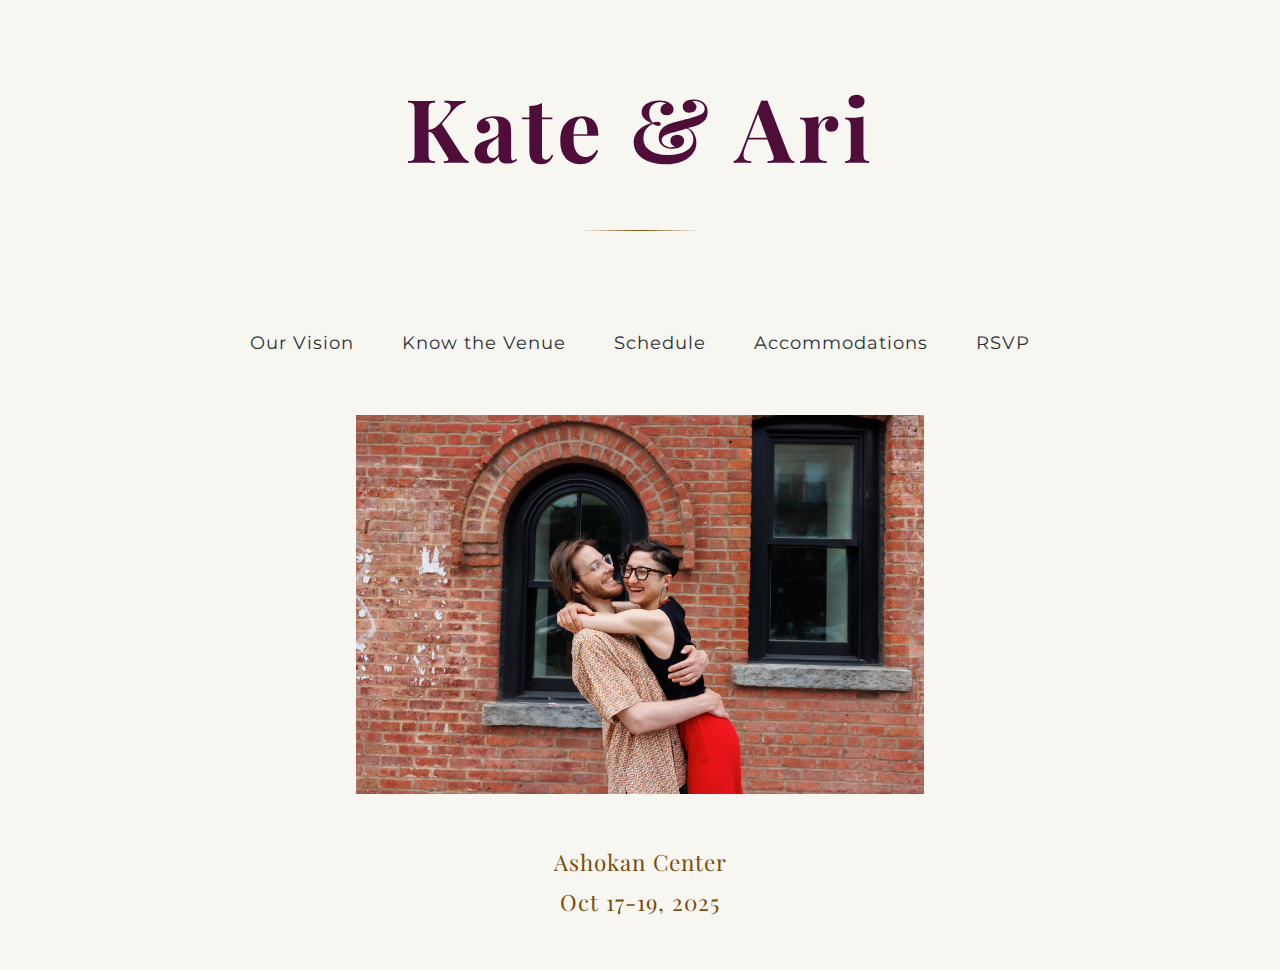
<file: index.html>
<!DOCTYPE html>
<html lang="en">
<head>
    <meta charset="UTF-8">
    <meta name="viewport" content="width=device-width, initial-scale=1.0">
    <title>Kate & Ari's Wedding</title>
    <link rel="stylesheet" href="css/style.css">
    <link rel="stylesheet" href="css/accessibility.css">
    <link rel="preconnect" href="https://fonts.googleapis.com">
    <link rel="preconnect" href="https://fonts.gstatic.com" crossorigin>
    <link href="https://fonts.googleapis.com/css2?family=Playfair+Display:ital,wght@0,400;0,700;1,400&family=Montserrat:wght@300;400;500&display=swap" rel="stylesheet">
</head>
<body>
    <a href="#main-content" class="skip-to-content">Skip to content</a>
    
    <div class="container">
        <header>
            <h1 class="names">Kate & Ari</h1>
            <div class="elegant-divider"></div>
        </header>
        
        <nav class="static-nav" aria-label="Main navigation">
            <ul class="nav-links">
                <li><a href="our-vision.html" class="nav-link">Our Vision</a></li>
                <li><a href="venue.html" class="nav-link">Know the Venue</a></li>
                <li><a href="schedule.html" class="nav-link">Schedule</a></li>
                <li><a href="accommodations.html" class="nav-link">Accommodations</a></li>
                <li><a href="rsvp.html" class="nav-link">RSVP</a></li>
            </ul>
        </nav>
        
        <!-- <main id="main-content" class="content-home">
            <div class="welcome-message">
                <p>We can't wait to celebrate with you! </p>
            </div>
        </main> -->

        <img src="photos/landing_us.jpg" alt="It's us! Ari and Kate" loading="lazy" width="50%" class="venue-map">
        
        <div class="wedding-info">
            <p>Ashokan Center<br>
                Oct 17-19, 2025</p>
        </div>
    </div>
    
    <script src="js/main.js"></script>
    <script src="js/confetti.js"></script>
</body>
</html>
</file>
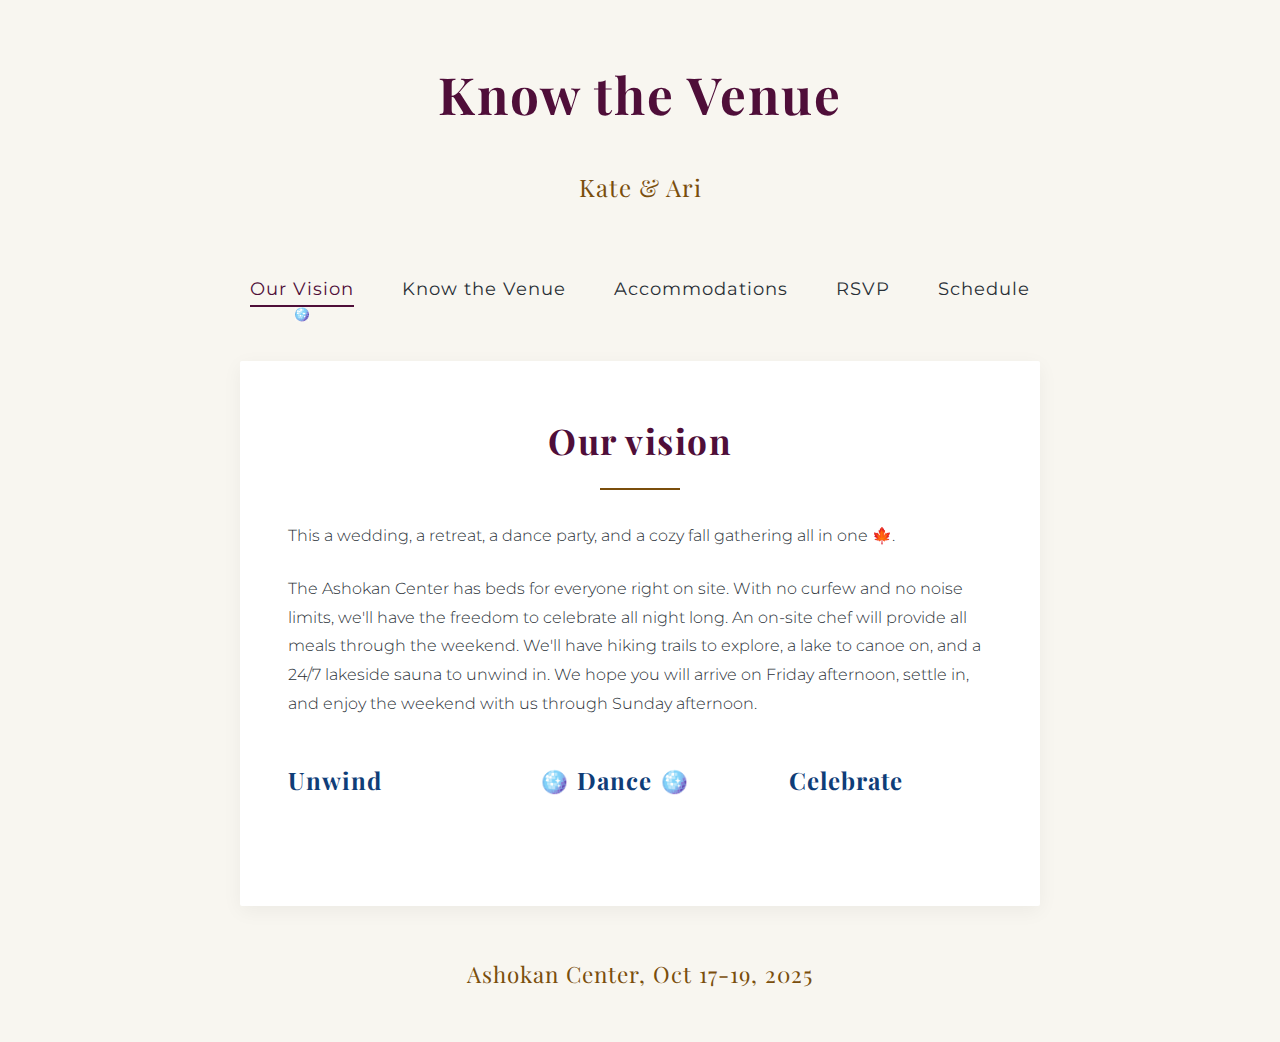
<file: our-vision.html>
<!DOCTYPE html>
<html lang="en">
<head>
    <meta charset="UTF-8">
    <meta name="viewport" content="width=device-width, initial-scale=1.0">
    <title>Know the Venue - Kate & Ari's Wedding</title>
    <link rel="stylesheet" href="css/style.css">
    <link rel="stylesheet" href="css/accessibility.css">
    <link rel="preconnect" href="https://fonts.googleapis.com">
    <link rel="preconnect" href="https://fonts.gstatic.com" crossorigin>
    <link href="https://fonts.googleapis.com/css2?family=Playfair+Display:ital,wght@0,400;0,700;1,400&family=Montserrat:wght@300;400;500&display=swap" rel="stylesheet">
</head>
<body>
    <a href="#main-content" class="skip-to-content">Skip to content</a>
    
    <div class="container subpage">
        <header>
            <h1 class="subpage-title">Know the Venue</h1>
            <a href="index.html" class="back-home">Kate & Ari</a>
        </header>
        
        <nav class="static-nav" aria-label="Main navigation">
            <ul class="nav-links">

                <li><a href="our-vision.html" class="nav-link">Our Vision</a></li>
                <li><a href="venue.html" class="nav-link">Know the Venue</a></li>
                <li><a href="accommodations.html" class="nav-link">Accommodations</a></li>
                <li><a href="rsvp.html" class="nav-link">RSVP</a></li>
                <li><a href="schedule.html" class="nav-link">Schedule</a></li>
            </ul>
        </nav>
        
        <main id="main-content" class="content">
            <div class="venue-info">
                <h2>Our vision</h2>
                <!-- <p>Please join us for our wedding!  </p> -->
                <p>This a wedding, a retreat, a dance party, and a cozy fall gathering all in one 🍁. </p>
                <p>The Ashokan Center has beds for everyone right on site. 
                    With no curfew and no noise limits, we'll have the freedom to celebrate all night long.
                    An on-site chef will provide all meals through the weekend. We'll have hiking trails to explore, a lake to canoe on,
                    and a 24/7 lakeside sauna to unwind in. We hope you will arrive on Friday afternoon, settle in, and enjoy the weekend with us through Sunday afternoon. </p>
                
                <div class="our-vision">
                    <div class="detail">
                        <h3>Unwind</h3>
                    </div>

                    
                    <div class="detail">
                        <h3>🪩 Dance 🪩</h3>
                    </div>


                    <div class="detail">
                        <h3>Celebrate</h3>
                    </div>
                </div>
<!--                    
                <div class="venue-photos">
                    <div class="photo-placeholder">Waterfall</div>
                    <div class="photo-placeholder">Main Hall</div>
                    <div class="photo-placeholder">Ceremony Site</div>
                </div>
                 -->
                <div class="venue-info-details">
                    
                </div>
            </div>
        </main>
        
        <div class="wedding-info">
            <p>Ashokan Center, Oct 17-19, 2025</p>
        </div>
    </div>
    
    <script src="js/main.js"></script>
</body>
</html>
</file>
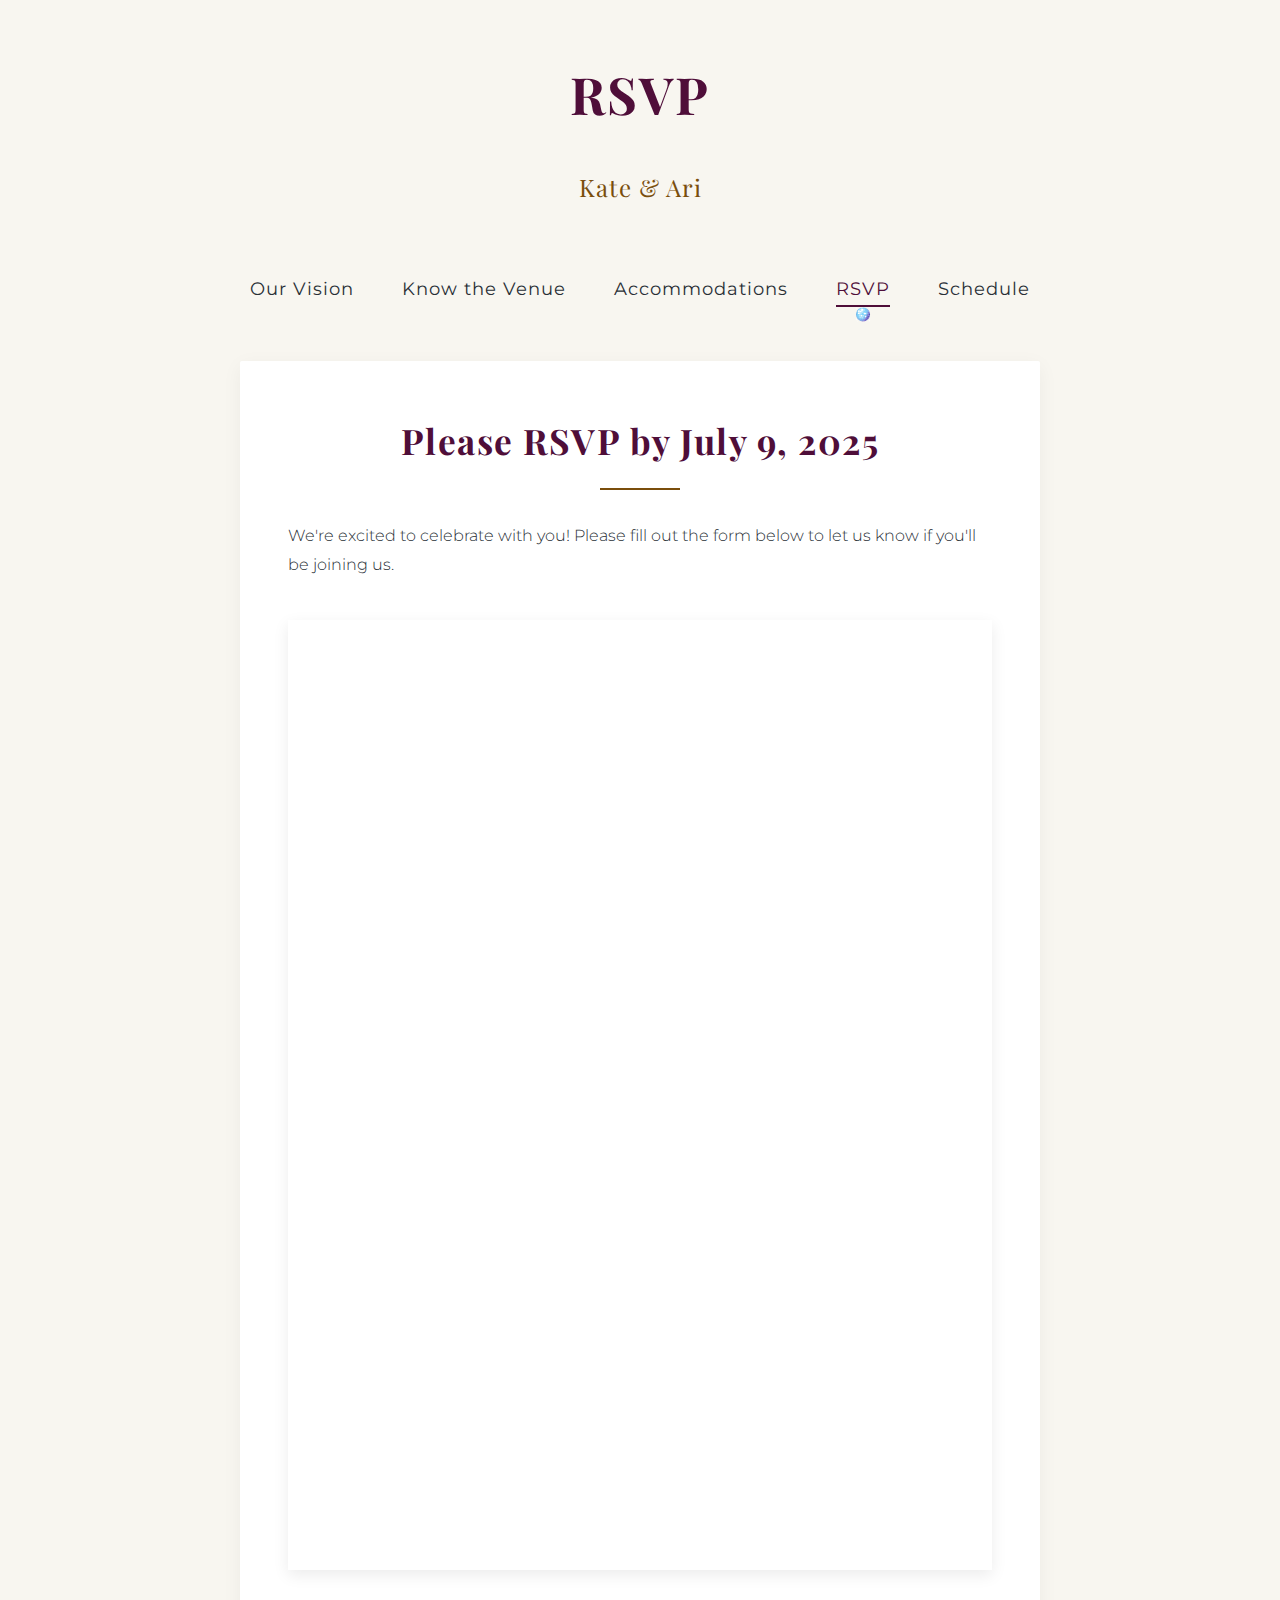
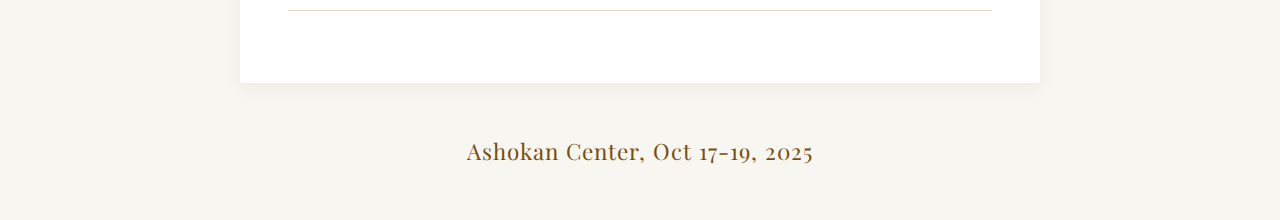
<file: rsvp.html>
<!DOCTYPE html>
<html lang="en">
<head>
    <meta charset="UTF-8">
    <meta name="viewport" content="width=device-width, initial-scale=1.0">
    <title>RSVP - Kate & Ari's Wedding</title>
    <link rel="stylesheet" href="css/style.css">
    <link rel="stylesheet" href="css/accessibility.css">
    <link rel="preconnect" href="https://fonts.googleapis.com">
    <link rel="preconnect" href="https://fonts.gstatic.com" crossorigin>
    <link href="https://fonts.googleapis.com/css2?family=Playfair+Display:ital,wght@0,400;0,700;1,400&family=Montserrat:wght@300;400;500&display=swap" rel="stylesheet">
</head>
<body>
    <a href="#main-content" class="skip-to-content">Skip to content</a>
    
    <div class="container subpage fade-in">
        <header>
            <h1 class="subpage-title">RSVP</h1>
            <a href="index.html" class="back-home">Kate & Ari</a>
        </header>
        
        <nav class="static-nav" aria-label="Main navigation">
            <ul class="nav-links">
                <li><a href="our-vision.html" class="nav-link">Our Vision</a></li>
                <li><a href="venue.html" class="nav-link">Know the Venue</a></li>
                <li><a href="accommodations.html" class="nav-link">Accommodations</a></li>
                <li><a href="rsvp.html" class="nav-link">RSVP</a></li>
                <li><a href="schedule.html" class="nav-link">Schedule</a></li>
            </ul>
        </nav>
        
        <main id="main-content" class="content">
            <div class="rsvp-info">
                <h2>Please RSVP by July 9, 2025</h2>
                <p>We're excited to celebrate with you! Please fill out the form below to let us know if you'll be joining us.</p>
                
                <div class="google-form">
                    <iframe src="https://docs.google.com/forms/d/e/1FAIpQLSdzz81G7VTMPUtMh1QAW2Q7w8glAj8iqsGo7cR3XXToMHLQmQ/viewform?embedded=true" width="640" height="941" frameborder="0" marginheight="0" marginwidth="0">Loading…</iframe>                </div>
                
                <div class="rsvp-contact">
                    <!-- <p>If you have any questions about the RSVP process, please contact us at <a href="mailto:kateandari@example.com">kateandari@example.com</a>.</p> -->
                </div>
            </div>
        </main>
        
        <div class="wedding-info">
            <p>Ashokan Center, Oct 17-19, 2025</p>
        </div>
    </div>
    
    <script src="js/main.js"></script>
</body>
</html>
</file>
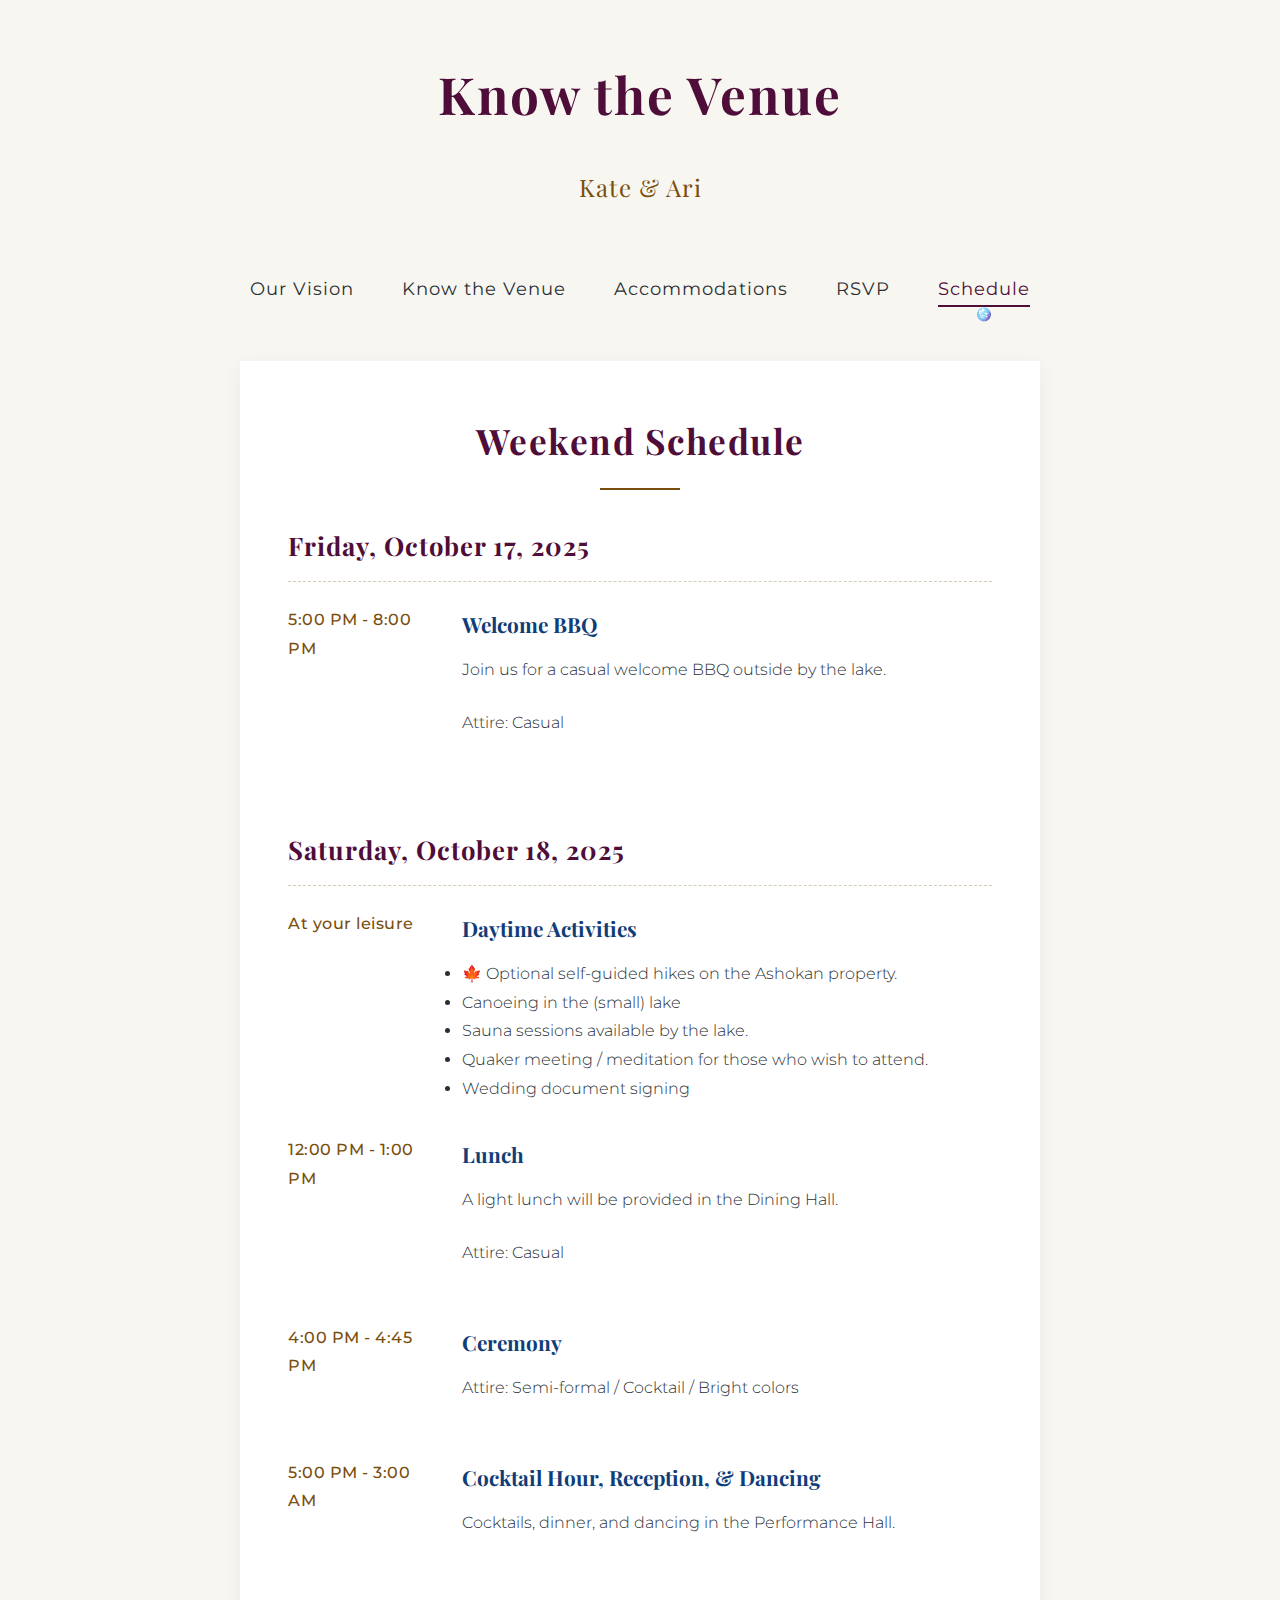
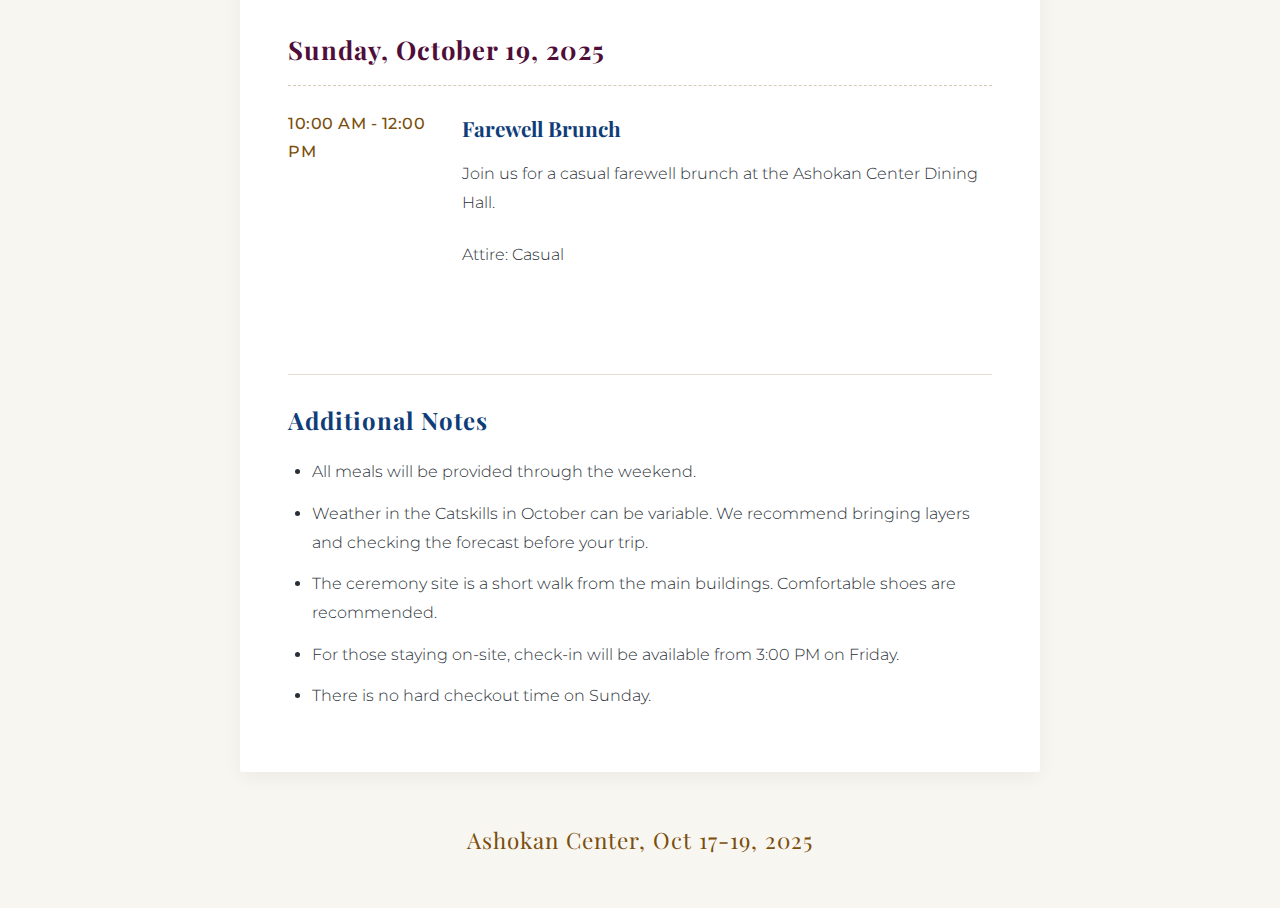
<file: schedule.html>
<!DOCTYPE html>
<html lang="en">
<head>
    <meta charset="UTF-8">
    <meta name="viewport" content="width=device-width, initial-scale=1.0">
    <title>Schedule - Kate & Ari's Wedding</title>
    <link rel="stylesheet" href="css/style.css">
    <link rel="stylesheet" href="css/braid.css">
    <link rel="preconnect" href="https://fonts.googleapis.com">
    <link rel="preconnect" href="https://fonts.gstatic.com" crossorigin>
    <link href="https://fonts.googleapis.com/css2?family=Playfair+Display:wght@400;700&family=Montserrat:wght@300;400;500&display=swap" rel="stylesheet">
</head>
<body>

    <div class="container subpage">
        <header>
            <h1 class="subpage-title">Know the Venue</h1>
            <a href="index.html" class="back-home">Kate & Ari</a>
        </header>
        
        <nav class="static-nav" aria-label="Main navigation">
            <ul class="nav-links">
                <li><a href="our-vision.html" class="nav-link">Our Vision</a></li>
                <li><a href="venue.html" class="nav-link">Know the Venue</a></li>
                <li><a href="accommodations.html" class="nav-link">Accommodations</a></li>
                <li><a href="rsvp.html" class="nav-link">RSVP</a></li>
                <li><a href="schedule.html" class="nav-link">Schedule</a></li>
            </ul>
        </nav>
        
        <div class="content">
            <div class="schedule-info">
                <h2>Weekend Schedule</h2>
                
                <div class="day">
                    <h3>Friday, October 17, 2025</h3>
                    <div class="event">
                        <div class="time">5:00 PM - 8:00 PM</div>
                        <div class="event-details">
                            <h4>Welcome BBQ</h4>
                            <p>Join us for a casual welcome BBQ outside by the lake.</p>
                            <p>Attire: Casual</p>
                        </div>
                    </div>
                </div>
                
                <div class="day">
                    <h3>Saturday, October 18, 2025</h3>
                    <div class="event">
                        <div class="time">At your leisure</div>
                        <div class="event-details">
                            <h4>Daytime Activities</h4>
                            <ul>
                                <li>🍁 Optional self-guided hikes on the Ashokan property. </li>
                                <li>Canoeing in the (small) lake </li>
                                <li>Sauna sessions available by the lake.</li>
                                <li>Quaker meeting / meditation for those who wish to attend.</li>
                                <li>Wedding document signing</li>
                            </ul>
                        </div>
                    </div>
                    <div class="event">
                        <div class="time">12:00 PM - 1:00 PM</div>
                        <div class="event-details">
                            <h4>Lunch</h4>
                            <p>A light lunch will be provided in the Dining Hall.</p>
                            <p>Attire: Casual</p>
                        </div>
                    </div>
                    <div class="event">
                        <div class="time">4:00 PM - 4:45 PM</div>
                        <div class="event-details">
                            <h4>Ceremony</h4>
                            <p>Attire: Semi-formal / Cocktail / Bright colors</p>
                        </div>
                    </div>
                    <div class="event">
                        <div class="time">5:00 PM - 3:00 AM</div>
                        <div class="event-details">
                            <h4>Cocktail Hour, Reception, & Dancing</h4>
                            <p>Cocktails, dinner, and dancing in the Performance Hall.</p>
                        </div>
                    </div>
                </div>
                
                <div class="day">
                    <h3>Sunday, October 19, 2025</h3>
                    <div class="event">
                        <div class="time">10:00 AM - 12:00 PM</div>
                        <div class="event-details">
                            <h4>Farewell Brunch</h4>
                            <p>Join us for a casual farewell brunch at the Ashokan Center Dining Hall.</p>
                            <p>Attire: Casual</p>
                        </div>
                    </div>
                </div>
                
                <div class="schedule-notes">
                    <h3>Additional Notes</h3>
                    <ul>
                        <li>All meals will be provided through the weekend.</li>
                        <li>Weather in the Catskills in October can be variable. We recommend bringing layers and checking the forecast before your trip.</li>
                        <li>The ceremony site is a short walk from the main buildings. Comfortable shoes are recommended.</li>
                        <li>For those staying on-site, check-in will be available from 3:00 PM on Friday.</li>
                        <li>There is no hard checkout time on Sunday.</li>
                    </ul>
                </div>
            </div>
        </div>
        
        <div class="wedding-info">
            <p>Ashokan Center, Oct 17-19, 2025</p>
        </div>
    </div>
    
    <script src="js/main.js"></script>
</body>
</html>
</file>
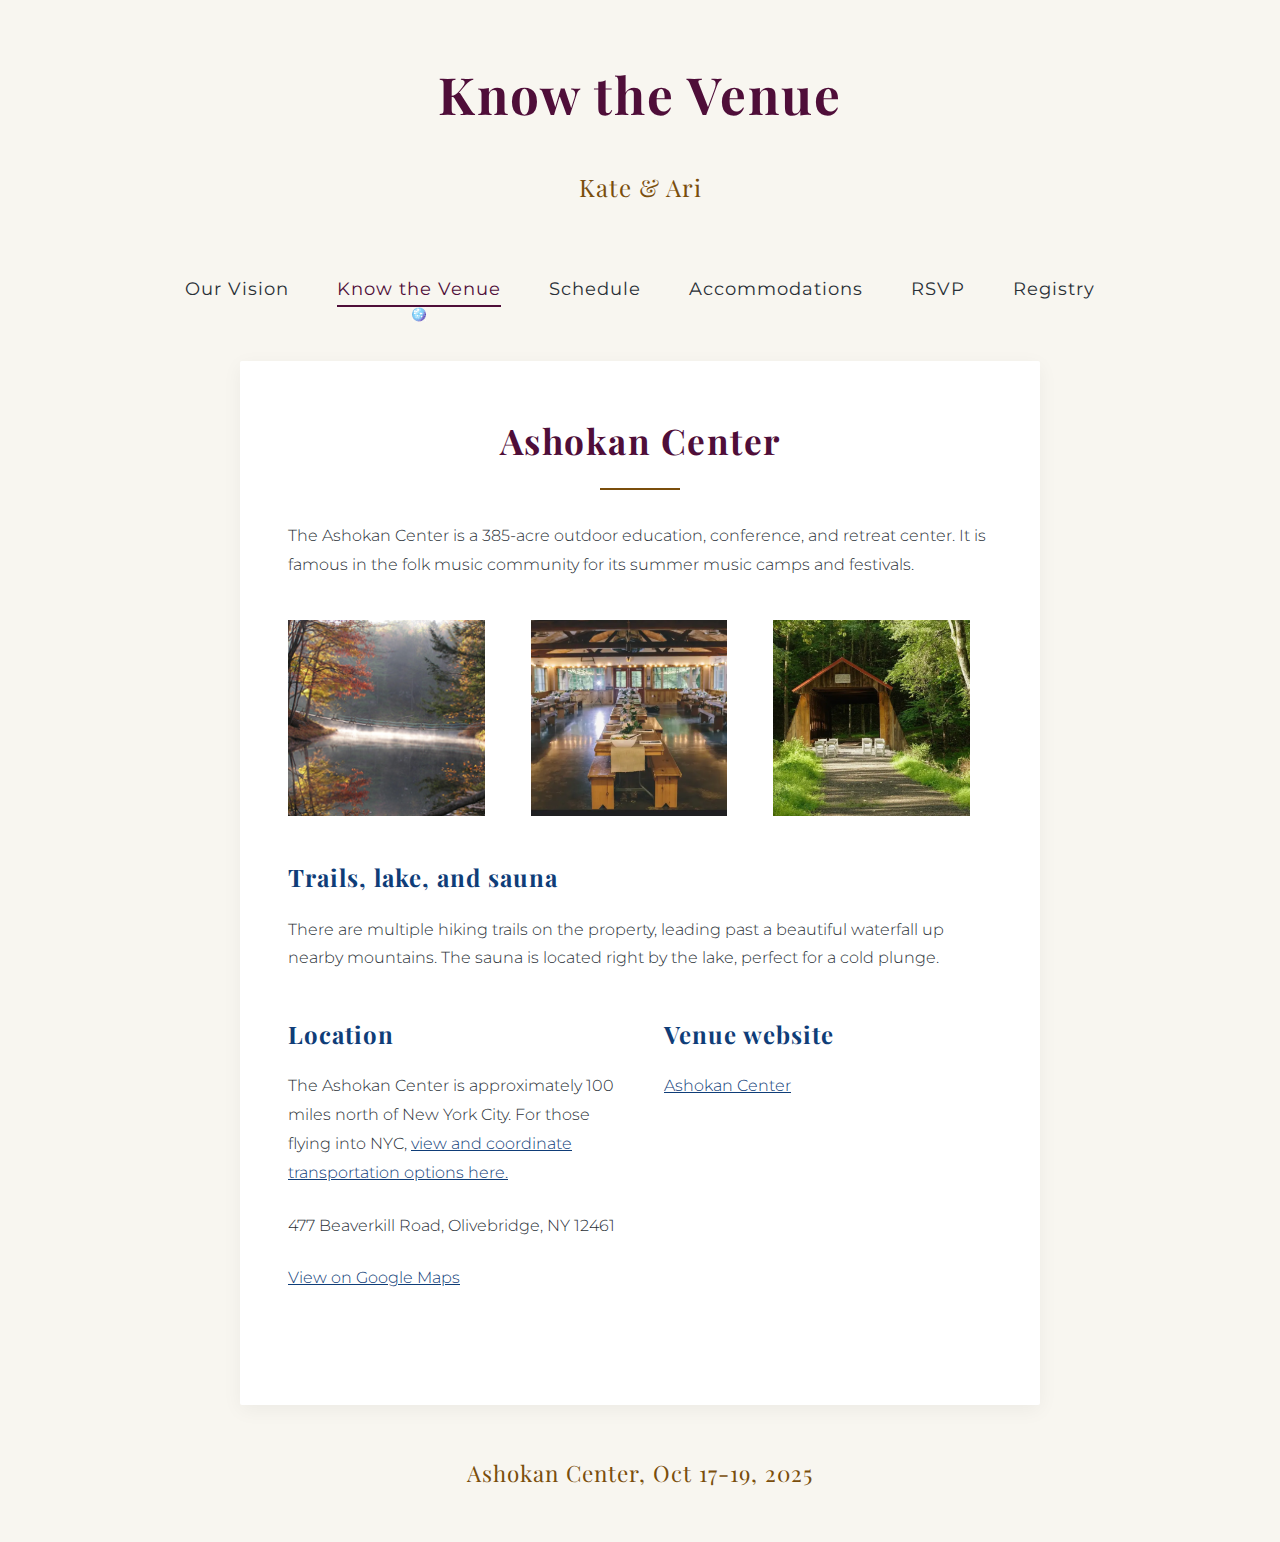
<file: venue.html>
<!DOCTYPE html>
<html lang="en">
<head>
    <meta charset="UTF-8">
    <meta name="viewport" content="width=device-width, initial-scale=1.0">
    <title>Know the Venue - Kate & Ari's Wedding</title>
    <link rel="stylesheet" href="css/style.css">
    <link rel="stylesheet" href="css/accessibility.css">
    <link rel="preconnect" href="https://fonts.googleapis.com">
    <link rel="preconnect" href="https://fonts.gstatic.com" crossorigin>
    <link href="https://fonts.googleapis.com/css2?family=Playfair+Display:ital,wght@0,400;0,700;1,400&family=Montserrat:wght@300;400;500&display=swap" rel="stylesheet">
</head>
<body>
    <a href="#main-content" class="skip-to-content">Skip to content</a>
    
    <div class="container subpage">
        <header>
            <h1 class="subpage-title">Know the Venue</h1>
            <a href="index.html" class="back-home">Kate & Ari</a>
        </header>
        
        <nav class="static-nav" aria-label="Main navigation">
            <ul class="nav-links">
                <li><a href="our-vision.html" class="nav-link">Our Vision</a></li>
                <li><a href="venue.html" class="nav-link">Know the Venue</a></li>
                <li><a href="schedule.html" class="nav-link">Schedule</a></li>
                <li><a href="accommodations.html" class="nav-link">Accommodations</a></li>
                <li><a href="rsvp.html" class="nav-link">RSVP</a></li>
                <li><a href="https://registry.theknot.com/--october-2026-ny/73945067" class="nav-link">Registry</a></li>
            </ul>
        </nav>
        
        <main id="main-content" class="content">
            <div class="venue-info">
                <h2>Ashokan Center</h2>
                <p> The Ashokan Center is a 385-acre outdoor education, conference, and retreat center.
                    It is famous in the folk music community for its summer music camps and festivals. 
                </p>
                
                
                <div class="venue-photos">
                    <!-- Placeholder for venue photos -->
                    <img src="photos/WigglyBridge.jpg" alt="Dormitory Room" loading="lazy" width="90%">
                    <img src="photos/dining.png" alt="Dormitory Room" loading="lazy" width="90%">
                    <img src="photos/bridge.png" alt="Dormitory Room" loading="lazy" width="90%">

                </div>
                
                <div class="venue-info-details">
                    <h3>Trails, lake, and sauna</h3>
                    <p>There are multiple hiking trails on the property, leading past a beautiful waterfall up nearby mountains. The sauna is located right by the lake, perfect for a cold plunge.</p>
                </div>


                <div class="venue-details">
                    <div class="detail">
                        <h3>Location</h3>
                        <p>The Ashokan Center is approximately 100 miles north of New York City. For those flying into NYC, 
                            <a href="https://docs.google.com/spreadsheets/d/1syy-2qa6ToTuWtnCfopskHVsYr6v0_3yD3yFsQoSEjo/edit?usp=sharing" target="_blank">view and coordinate transportation options here.</a></p>
                            
                        <p>477 Beaverkill Road, Olivebridge, NY 12461</p>
                        <p><a href="https://maps.google.com/?q=Ashokan+Center,+Olivebridge,+NY" target="_blank">View on Google Maps</a></p>
                    </div>
                    
                    <div class="detail">
                        <h3>Venue website</h3>
                        <p><a href="https://ashokancenter.org/food-lodging-facilities/" target="_blank">Ashokan Center</a></p>
                    </div>
                </div>

            </div>
        </main>
        
        <div class="wedding-info">
            <p>Ashokan Center, Oct 17-19, 2025</p>
        </div>
    </div>
    
    <script src="js/main.js"></script>
</body>
</html>
</file>
<file: css/style.css>
/* Color Scheme - Elegant Jewel Tone Theme */
:root {
    /* Primary jewel tone palette */
    --primary-color: #4F0E39;       /* Deep ruby/burgundy */
    --secondary-color: #0C4F4A;     /* Rich emerald */
    --accent-color: #7A4E0C;        /* Topaz/amber */
    
    /* Background colors */
    --light-color: #F8F6F0;         /* Soft ivory */
    --dark-color: #1B1425;          /* Deep aubergine/navy */
    
    /* Text colors */
    --text-color: #292F36;          /* Dark navy for main text */
    --text-light: #F8F6F0;          /* Light ivory text */
    
    /* Additional jewel accent colors */
    --accent-sapphire: #0F3D78;     /* Deep sapphire blue */
    --accent-amethyst: #4A1D66;     /* Rich amethyst purple */
    --accent-jade: #154734;         /* Deep jade green */
    
    /* Success/Alert colors - more sophisticated versions */
    --success: #154734;             /* Deep jade for success messages */
    --error: #6E0D25;               /* Deep burgundy for error states */
    --warning: #7A4E0C;             /* Amber for warnings */
}

* {
    margin: 0;
    padding: 0;
    box-sizing: border-box;
}

body {
    font-family: 'Montserrat', sans-serif;
    font-weight: 300;
    background-color: var(--light-color);
    color: var(--text-color);
    line-height: 1.8;
}

.container {
    max-width: 1200px;
    margin: 0 auto;
    padding: 3rem 2rem;
    min-height: 100vh;
    display: flex;
    flex-direction: column;
    align-items: center;
    justify-content: center;
}

/* Header Styles */
header {
    text-align: center;
    margin-bottom: 2.5rem;
}

.names {
    font-family: 'Playfair Display', serif;
    font-size: 5.5rem;
    font-weight: 700;
    color: var(--primary-color);
    letter-spacing: 4px;
    margin-bottom: 0.5rem;
}

/* Wedding Info */
.wedding-info {
    font-family: 'Playfair Display', serif;
    text-align: center;
    margin-top: 3rem;
    font-size: 1.4rem;
    font-weight: 400;
    color: var(--accent-color);
    letter-spacing: 1px;
}

/* Subpage Styles */
.subpage header {
    display: flex;
    flex-direction: column;
    align-items: center;
    margin-bottom: 2rem;
}

.subpage-title {
    font-family: 'Playfair Display', serif;
    font-size: 3.2rem;
    font-weight: 700;
    color: var(--primary-color);
    margin-bottom: 0.8rem;
    letter-spacing: 2px;
}

.back-home {
    font-family: 'Playfair Display', serif;
    font-size: 1.5rem;
    color: var(--accent-color);
    text-decoration: none;
    margin-top: 0.8rem;
    letter-spacing: 1px;
    transition: all 0.3s ease;
}

.back-home:hover {
    color: var(--primary-color);
}

.content {
    width: 100%;
    max-width: 800px;
    margin: 0 auto;
    padding: 3rem;
    background-color: white;
    border-radius: 2px;
    box-shadow: 0 5px 20px rgba(0, 0, 0, 0.05);
    position: relative;
}

/* Static Navigation */
.static-nav {
    width: 100%;
    margin: 1.5rem 0 3rem;
    text-align: center;
}

.nav-links {
    display: flex;
    justify-content: center;
    list-style: none;
    padding: 0;
    flex-wrap: wrap;
}

.nav-links li {
    margin: 0.5rem 1.5rem;
}

.nav-link {
    position: relative;
    font-family: 'Montserrat', sans-serif;
    font-weight: 400;
    font-size: 1.1rem;
    letter-spacing: 1px;
    color: var(--text-color);
    text-decoration: none;
    padding: 0.5rem 0;
    transition: color 0.3s ease;
}

.nav-link:hover, 
.nav-link.active {
    color: var(--primary-color);
}

/* Elegant underline effect */
.nav-link::after {
    content: '';
    position: absolute;
    bottom: 0;
    left: 0;
    width: 0;
    height: 2px;
    background-color: var(--primary-color);
    transition: width 0.3s ease;
}

.nav-link:hover::after, 
.nav-link.active::after {
    width: 100%;
}

/* Decorative dot for active link */
.nav-link.active::before {
    content: '🪩';
    position: absolute;
    bottom: -20px;
    left: 50%;
    transform: translateX(-50%);
    font-size: 14px; /* Adjust emoji size */
}

/* Elegant divider between sections */
.elegant-divider {
    width: 120px;
    height: 1px;
    background: linear-gradient(to right, transparent, var(--accent-color), transparent);
    margin: 1.5rem auto;
}

/* Welcome message styling */
.welcome-message {
    text-align: center;
    margin: 2rem auto 3rem;
}

.welcome-message h2 {
    font-family: 'Playfair Display', serif;
    font-size: 2.4rem;
    color: var(--primary-color);
    margin-bottom: 1rem;
    letter-spacing: 1.5px;
}

.welcome-message p {
    font-size: 1.2rem;
    color: var(--accent-color);
    font-weight: 300;
    letter-spacing: 0.5px;
}

/* Content home specific */
.content-home {
    width: 100%;
    max-width: 800px;
    margin: 0 auto;
}

/* Elegant section headings */
.content h2 {
    font-family: 'Playfair Display', serif;
    font-size: 2.2rem;
    font-weight: 700;
    color: var(--primary-color);
    margin-bottom: 0.5rem;
    text-align: center;
    letter-spacing: 1.5px;
}

/* Elegant divider after h2 */
.content h2:after {
    content: "";
    display: block;
    width: 80px;
    height: 2px;
    background-color: var(--accent-color);
    margin: 1rem auto 2rem;
}

.content p {
    margin-bottom: 1.5rem;
    font-weight: 300;
    line-height: 1.8;
}

/* Venue Page Specific Styles */
.venue-details {
    display: grid;
    grid-template-columns: 1fr 1fr;
    gap: 3rem;
    margin: 2.5rem 0;
}

.our-vision {
    display: grid;
    grid-template-columns: 1fr 1fr 1fr;
    gap: 3rem;
    margin: 2.5rem 0;
}

.detail h3 {
    font-family: 'Playfair Display', serif;
    color: var(--accent-sapphire);
    margin-bottom: 1rem;
    font-size: 1.5rem;
    letter-spacing: 1px;
}

.venue-photos {
    display: grid;
    grid-template-columns: repeat(3, 1fr);
    gap: 1.5rem;
    margin: 2.5rem 0;
}

.photo-placeholder {
    height: 200px;
    background-color: #f5f5f5;
    display: flex;
    align-items: center;
    justify-content: center;
    border-radius: 2px;
    box-shadow: 0 3px 10px rgba(0, 0, 0, 0.1);
    color: var(--accent-color);
    font-family: 'Playfair Display', serif;
    font-style: italic;
}

.venue-info-details h3 {
    font-family: 'Playfair Display', serif;
    color: var(--accent-sapphire);
    margin: 2rem 0 1rem;
    font-size: 1.5rem;
    letter-spacing: 1px;
}

.venue-info-details ul {
    margin-left: 1.5rem;
    margin-bottom: 2rem;
}

.venue-info-details li {
    margin-bottom: 0.5rem;
}

/* Accommodations Page Styles */
.accommodation-option {
    margin-bottom: 2.5rem;
    padding-bottom: 2rem;
    border-bottom: 1px solid rgba(122, 78, 12, 0.2);
}

.accommodation-option:last-child {
    border-bottom: none;
}

.accommodation-option h3 {
    font-family: 'Playfair Display', serif;
    color: var(--accent-sapphire);
    margin-bottom: 1rem;
    font-size: 1.5rem;
    letter-spacing: 1px;
}

.transportation h4 {
    font-family: 'Montserrat', sans-serif;
    color: var(--text-color);
    margin: 1.5rem 0 0.5rem;
    font-size: 1.1rem;
    font-weight: 500;
}

.accommodation-option ul {
    list-style-type: none;
    padding: 0;
}

.accommodation-option li {
    margin-bottom: 2rem;
    padding-left: 1rem;
    border-left: 2px solid var(--accent-color);
}

.transportation h3 {
    font-family: 'Playfair Display', serif;
    color: var(--accent-sapphire);
    margin: 2rem 0 1rem;
    font-size: 1.5rem;
    letter-spacing: 1px;
}

.transportation h4 {
    font-family: 'Montserrat', sans-serif;
    color: var(--text-color);
    margin: 1.5rem 0 0.5rem;
    font-size: 1.1rem;
    font-weight: 500;
}

.transportation ol {
    margin-left: 1.5rem;
    margin-bottom: 2rem;
}

.transportation li {
    margin-bottom: 0.5rem;
}

/* RSVP Page Specific Styles */
.google-form {
    margin: 2.5rem 0;
    width: 100%;
    box-shadow: 0 5px 15px rgba(0, 0, 0, 0.08);
}

.rsvp-contact {
    margin-top: 2.5rem;
    padding-top: 1.5rem;
    border-top: 1px solid rgba(122, 78, 12, 0.2);
    font-size: 0.95rem;
    text-align: center;
}

/* Schedule Page Styles */
.day {
    margin-bottom: 1rem;
    padding-bottom: 1rem;
}

.day:last-child {
    border-bottom: none;
}

.day h3 {
    font-family: 'Playfair Display', serif;
    color: var(--primary-color);
    margin-bottom: 1.5rem;
    padding-bottom: 0.8rem;
    border-bottom: 1px dashed rgba(122, 78, 12, 0.3);
    font-size: 1.6rem;
    letter-spacing: 1px;
}

.event {
    display: grid;
    grid-template-columns: 150px 1fr;
    gap: 1.5rem;
    margin-bottom: 2rem;
}

.time {
    font-weight: 500;
    color: var(--accent-color);
    font-family: 'Montserrat', sans-serif;
    letter-spacing: 0.5px;
}

.event-details h4 {
    font-family: 'Playfair Display', serif;
    margin-bottom: 0.8rem;
    color: var(--accent-sapphire);
    font-size: 1.3rem;
}

.schedule-notes {
    margin-top: 2rem;
    padding-top: 1.5rem;
    border-top: 1px solid rgba(122, 78, 12, 0.2);
}

.schedule-notes h3 {
    font-family: 'Playfair Display', serif;
    color: var(--accent-sapphire);
    margin-bottom: 1rem;
    font-size: 1.5rem;
    letter-spacing: 1px;
    border-bottom: none;
    padding-bottom: 0;
}

.schedule-notes ul {
    margin-left: 1.5rem;
}

.schedule-notes li {
    margin-bottom: 0.8rem;
}

/* Links styling */
a {
    color: var(--accent-sapphire);
    transition: color 0.3s ease;
}

a:hover {
    color: var(--primary-color);
}

/* Elegant form styling */
input, select, textarea {
    border: 1px solid rgba(122, 78, 12, 0.2);
    padding: 0.8rem;
    font-family: 'Montserrat', sans-serif;
    font-size: 0.95rem;
    width: 100%;
    margin-bottom: 1.5rem;
    border-radius: 2px;
}

button, .button {
    background-color: var(--primary-color);
    color: white;
    border: none;
    padding: 0.8rem 2rem;
    font-family: 'Montserrat', sans-serif;
    font-size: 0.95rem;
    cursor: pointer;
    border-radius: 2px;
    transition: background-color 0.3s ease;
}

button:hover, .button:hover {
    background-color: var(--accent-sapphire);
}

/* No animations - all content is immediately visible */
.fade-in, .content > * {
    opacity: 1;
    transform: none;
}

.content.loaded > * {
    opacity: 1;
    transform: none;
}

/* Responsive Styles */
@media (max-width: 768px) {
    .names {
        font-size: 3.5rem;
        letter-spacing: 2px;
    }
    
    .wedding-info {
        font-size: 1.2rem;
    }
    
    .subpage-title {
        font-size: 2.5rem;
    }
    
    .back-home {
        font-size: 1.2rem;
    }
    
    .content {
        padding: 2rem;
    }
    
    .venue-details {
        grid-template-columns: 1fr;
    }
    
    .venue-photos {
        grid-template-columns: 1fr;
    }
    
    .event {
        grid-template-columns: 1fr;
        gap: 0.5rem;
    }
    
    .nav-links {
        flex-direction: row;
        flex-wrap: wrap;
        gap: 1rem;
    }
    
    .nav-links li {
        margin: 0.5rem 1rem;
    }
    
    .nav-link {
        font-size: 1rem;
    }
}

@media (max-width: 480px) {
    .names {
        font-size: 2.8rem;
    }
    
    .container {
        padding: 2rem 1rem;
    }
    
    .content {
        padding: 1.5rem;
    }
    
    .nav-links {
        flex-direction: column;
        gap: 0.5rem;
    }
    
    .nav-links li {
        margin: 0.5rem 0;
    }
    
    .static-nav {
        margin: 1.5rem 0 2rem;
    }
    
    .welcome-message h2 {
        font-size: 2rem;
    }
    
    .welcome-message p {
        font-size: 1rem;
    }
}
</file>
<file: css/accessibility.css>
/* Accessibility and Additional Responsive Styles - Jewel Tone Version */

/* Focus styles for better keyboard navigation */
a:focus, button:focus, input:focus, textarea:focus, select:focus {
    outline: 3px solid var(--accent-color);
    outline-offset: 2px;
}

/* Skip to content link for keyboard users */
.skip-to-content {
    position: absolute;
    left: -9999px;
    top: -9999px;
    z-index: 999;
    background: var(--primary-color);
    color: white;
    padding: 10px 15px;
    text-decoration: none;
    border-radius: 2px;
}

.skip-to-content:focus {
    left: 0;
    top: 0;
}

/* High contrast mode styles */
@media (prefers-contrast: high) {
    :root {
        --primary-color: #6E0D25;
        --secondary-color: #0C4F4A;
        --accent-color: #7A4E0C;
        --text-color: #000000;
        --light-color: #FFFFFF;
    }
    
    body {
        background-color: white;
        color: black;
    }
    
    .content {
        box-shadow: 0 0 0 2px black;
    }
    
    a {
        text-decoration: underline;
    }
    
    .nav-link.active::after {
        height: 3px;
    }
    
    .elegant-divider {
        background: var(--accent-color);
        height: 2px;
    }
}

/* Reduced motion preference - maintain as is for users who need it */
@media (prefers-reduced-motion: reduce) {
    * {
        transition: none !important;
        animation: none !important;
    }
    
    .nav-link::after {
        transition: none !important;
    }
    
    .nav-link:hover {
        transform: none;
    }
    
    .fade-in, .content > * {
        opacity: 1;
        transform: none;
        transition: none;
    }
}

/* Print styles for the schedule page */
@media print {
    body {
        background-color: white;
        color: black;
        font-size: 12pt;
    }
    
    .container {
        max-width: 100%;
        padding: 0;
    }
    
    .static-nav, .back-home, .wedding-info, .gallery-controls {
        display: none;
    }
    
    .content {
        box-shadow: none;
        padding: 0;
    }
    
    a {
        color: black;
        text-decoration: none;
    }
    
    .subpage-title {
        text-align: center;
        margin-bottom: 1.5rem;
    }
    
    .event {
        page-break-inside: avoid;
    }
    
    .content h2:after {
        display: none;
    }
}

/* Enhanced mobile responsiveness - duplicate of style.css for redundancy */
@media (max-width: 480px) {
    .container {
        padding: 1.5rem 1rem;
    }
    
    .names {
        font-size: 2.5rem;
        letter-spacing: 2px;
    }
    
    .subpage-title {
        font-size: 1.8rem;
        letter-spacing: 1px;
    }
    
    .content {
        padding: 1.5rem;
    }
    
    .wedding-info {
        font-size: 1rem;
        letter-spacing: 0.5px;
    }
    
    .nav-links {
        flex-direction: column;
    }
    
    .event {
        grid-template-columns: 1fr;
    }
    
    .time {
        margin-bottom: 0.5rem;
    }
}

/* Gallery styling for venue photos */
.gallery-container {
    margin: 2.5rem 0;
    position: relative;
    border-radius: 2px;
    overflow: hidden;
    box-shadow: 0 5px 15px rgba(0, 0, 0, 0.1);
}

.gallery-slide {
    display: none;
}

.gallery-slide.active {
    display: block;
}

.photo-frame {
    position: relative;
}

.venue-photo {
    width: 100%;
    height: auto;
    display: block;
}

.photo-caption {
    position: absolute;
    bottom: 0;
    left: 0;
    right: 0;
    background-color: rgba(27, 20, 37, 0.75);
    color: white;
    padding: 12px;
    text-align: center;
    font-family: 'Playfair Display', serif;
    font-style: italic;
    font-size: 0.95rem;
    letter-spacing: 0.5px;
}

.gallery-controls {
    position: absolute;
    top: 50%;
    width: 100%;
    display: flex;
    justify-content: space-between;
    transform: translateY(-50%);
    padding: 0 15px;
}

.gallery-prev, .gallery-next {
    background-color: rgba(255, 255, 255, 0.85);
    border: none;
    color: var(--primary-color);
    font-size: 1.2rem;
    width: 40px;
    height: 40px;
    cursor: pointer;
    border-radius: 50%;
    display: flex;
    align-items: center;
    justify-content: center;
    transition: all 0.3s ease;
    box-shadow: 0 2px 10px rgba(0, 0, 0, 0.1);
}

.gallery-prev:hover, .gallery-next:hover {
    background-color: rgba(255, 255, 255, 0.95);
    transform: scale(1.05);
}

.gallery-indicators {
    position: absolute;
    bottom: 15px;
    left: 50%;
    transform: translateX(-50%);
    display: flex;
    gap: 8px;
}

.indicator {
    width: 8px;
    height: 8px;
    border-radius: 50%;
    background-color: rgba(255, 255, 255, 0.5);
    display: block;
    cursor: pointer;
    transition: all 0.3s ease;
}

.indicator.active {
    background-color: white;
    transform: scale(1.2);
}
</file>
<file: css/braid.css>
/* Braid Navigation Styles */
.braid-nav {
    width: 100%;
    position: relative;
    margin: 2rem 0;
}

.braid-container {
    position: relative;
    width: 100%;
    height: 200px;
}

.braid {
    width: 100%;
    height: 100%;
}

.braid-path {
    fill: none;
    stroke: var(--secondary-color);
    stroke-width: 5;
    stroke-linecap: round;
    /* Extended animation duration so it's more noticeable */
    animation: drawBraid 2.5s ease-in-out forwards;
    /* Multiple shadows for a glowing effect */
    filter: drop-shadow(0 0 2px rgba(78, 205, 196, 0.5)) 
            drop-shadow(0 0 5px rgba(78, 205, 196, 0.3));
}

@keyframes drawBraid {
    0% {
        stroke-dasharray: 2000;
        stroke-dashoffset: 2000;
    }
    100% {
        stroke-dasharray: 2000;
        stroke-dashoffset: 0;
    }
}

.nav-points {
    position: absolute;
    top: 0;
    left: 0;
    width: 100%;
    height: 100%;
}

.nav-point {
    position: absolute;
    transform: translate(-50%, -50%);
    text-decoration: none;
    display: flex;
    flex-direction: column;
    align-items: center;
    transition: transform 0.3s ease;
    z-index: 10;
}

.nav-point:hover {
    transform: translate(-50%, -60%);
}

.point {
    width: 18px;
    height: 18px;
    background-color: var(--primary-color);
    border-radius: 50%;
    margin-bottom: 10px;
    box-shadow: 0 0 10px rgba(255, 107, 107, 0.5);
    transition: all 0.3s cubic-bezier(0.175, 0.885, 0.32, 1.275);
}

.nav-point:nth-child(1) .point {
    background-color: var(--primary-color);
}

.nav-point:nth-child(2) .point {
    background-color: var(--secondary-color);
}

.nav-point:nth-child(3) .point {
    background-color: var(--accent-color);
}

.nav-point:nth-child(4) .point {
    background-color: var(--accent-pink);
}

.nav-point:hover .point {
    transform: scale(1.3);
    box-shadow: 0 0 15px rgba(255, 107, 107, 0.8);
}

.nav-point span {
    font-family: 'Montserrat', sans-serif;
    font-weight: 600;
    font-size: 0.95rem;
    color: var(--text-color);
    text-align: center;
    white-space: nowrap;
    transition: all 0.3s ease;
    padding: 5px 10px;
    border-radius: 15px;
    background-color: rgba(255, 255, 255, 0.8);
    box-shadow: 0 2px 5px rgba(0, 0, 0, 0.1);
}

.nav-point:hover span {
    color: var(--primary-color);
    background-color: rgba(255, 255, 255, 1);
    box-shadow: 0 4px 8px rgba(0, 0, 0, 0.15);
    transform: translateY(2px);
}

/* Subpage Navigation (Flatter Braid) */
.subpage .braid-container {
    height: 150px;
}

.subpage .braid-path {
    stroke-width: 3;
    d: path("M0,100 C250,90 350,110 500,100 C650,90 750,110 1000,100");
}

.subpage .nav-point {
    top: 100px;
}

/* Responsive Styles */
@media (max-width: 768px) {
    .braid-container {
        height: 150px;
    }
    
    .nav-point {
        top: 75px;
    }
    
    .nav-point span {
        font-size: 0.8rem;
    }
    
    .point {
        width: 12px;
        height: 12px;
    }
    
    .subpage .braid-container {
        height: 120px;
    }
}

@media (max-width: 480px) {
    .braid-container {
        height: 120px;
    }
    
    .nav-point {
        top: 60px;
    }
    
    .nav-point span {
        font-size: 0.7rem;
    }
}
</file>
